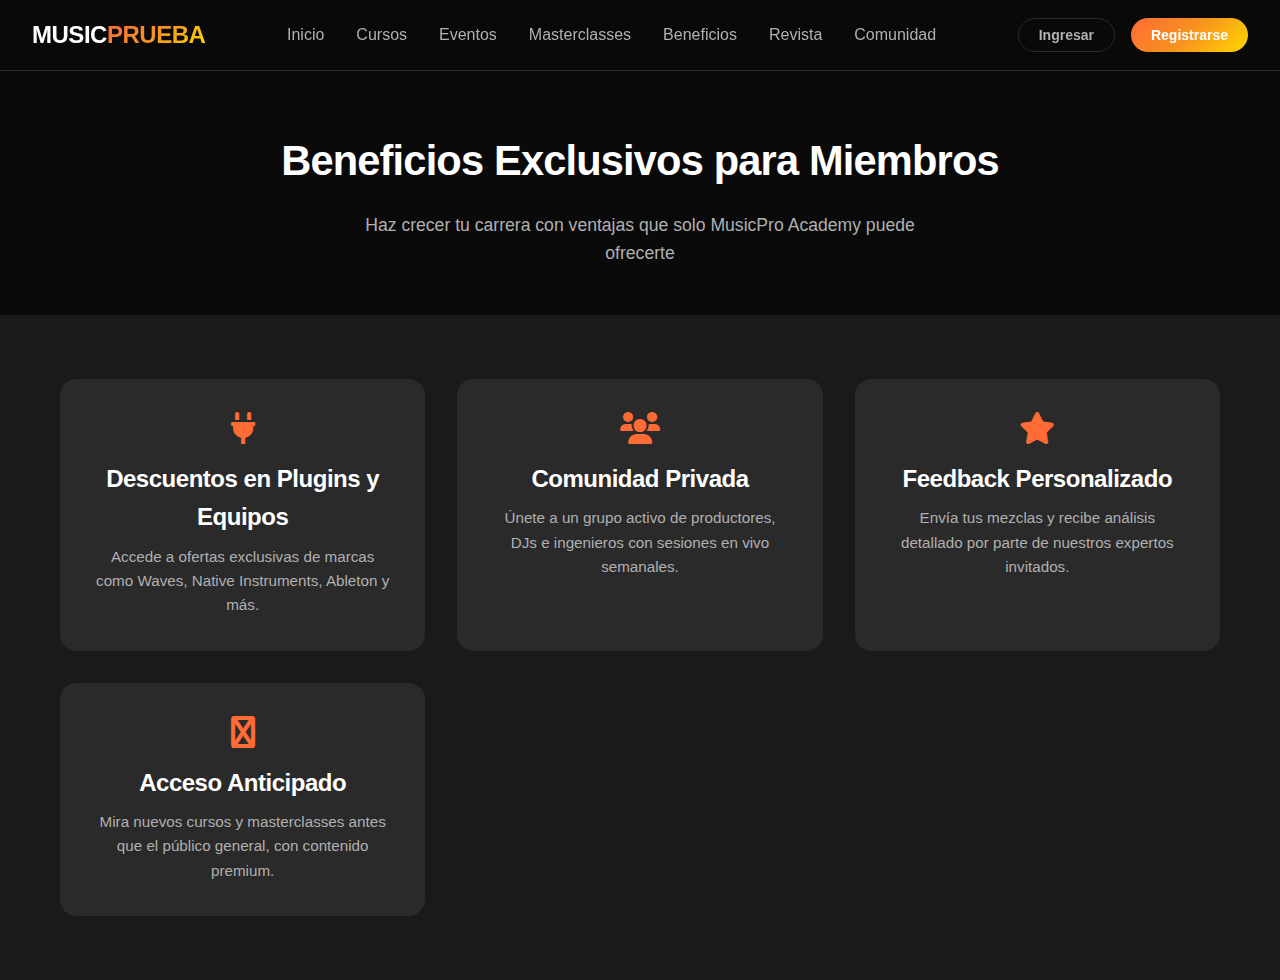
<file: components-HTML/beneficios.html>
<!DOCTYPE html>
<html lang="es">
<head>
  <meta charset="UTF-8" />
  <meta name="viewport" content="width=device-width, initial-scale=1.0" />
  <title>Beneficios - MusicPro Academy</title>
  <link rel="stylesheet" href="style.css" />
  <link rel="stylesheet" href="beneficios.css" />
  <link href="https://cdnjs.cloudflare.com/ajax/libs/font-awesome/6.0.0/css/all.min.css" rel="stylesheet" />
</head>
<body>

  <!-- Encabezado -->
  <header class="navbar">
    <div class="nav-container">
      <div class="nav-logo">
        <h2>MUSIC<span class="accent">PRUEBA</span></h2>
      </div>
      <nav class="nav-menu">
        <a href="index.html" class="nav-link">Inicio</a>
        <a href="cursos.html" class="nav-link">Cursos</a>
        <a href="eventos.html" class="nav-link">Eventos</a>
        <a href="masterclass.html" class="nav-link">Masterclasses</a>
        <a href="beneficios.html" class="nav-link active">Beneficios</a>
        <a href="revista.html" class="nav-link">Revista</a>
        <a href="comunidad.html" class="nav-link">Comunidad</a>
      </nav>
      <div class="nav-auth">
        <button class="btn-login">Ingresar</button>
        <button class="btn-register">Registrarse</button>
      </div>
    </div>
  </header>

  <!-- Hero -->
  <section class="benefits-hero">
    <div class="container">
      <h1>Beneficios Exclusivos para Miembros</h1>
      <p>Haz crecer tu carrera con ventajas que solo MusicPro Academy puede ofrecerte</p>
    </div>
  </section>

  <!-- Lista de beneficios -->
  <section class="benefits-list">
    <div class="container">
      <div class="benefit-grid">

        <div class="benefit-card">
          <i class="fas fa-plug"></i>
          <h3>Descuentos en Plugins y Equipos</h3>
          <p>Accede a ofertas exclusivas de marcas como Waves, Native Instruments, Ableton y más.</p>
        </div>

        <div class="benefit-card">
          <i class="fas fa-users"></i>
          <h3>Comunidad Privada</h3>
          <p>Únete a un grupo activo de productores, DJs e ingenieros con sesiones en vivo semanales.</p>
        </div>

        <div class="benefit-card">
          <i class="fas fa-star"></i>
          <h3>Feedback Personalizado</h3>
          <p>Envía tus mezclas y recibe análisis detallado por parte de nuestros expertos invitados.</p>
        </div>

        <div class="benefit-card">
          <i class="fas fa-earlybirds"></i>
          <h3>Acceso Anticipado</h3>
          <p>Mira nuevos cursos y masterclasses antes que el público general, con contenido premium.</p>
        </div>

      </div>
    </div>
  </section>

</body>
</html>
</file>
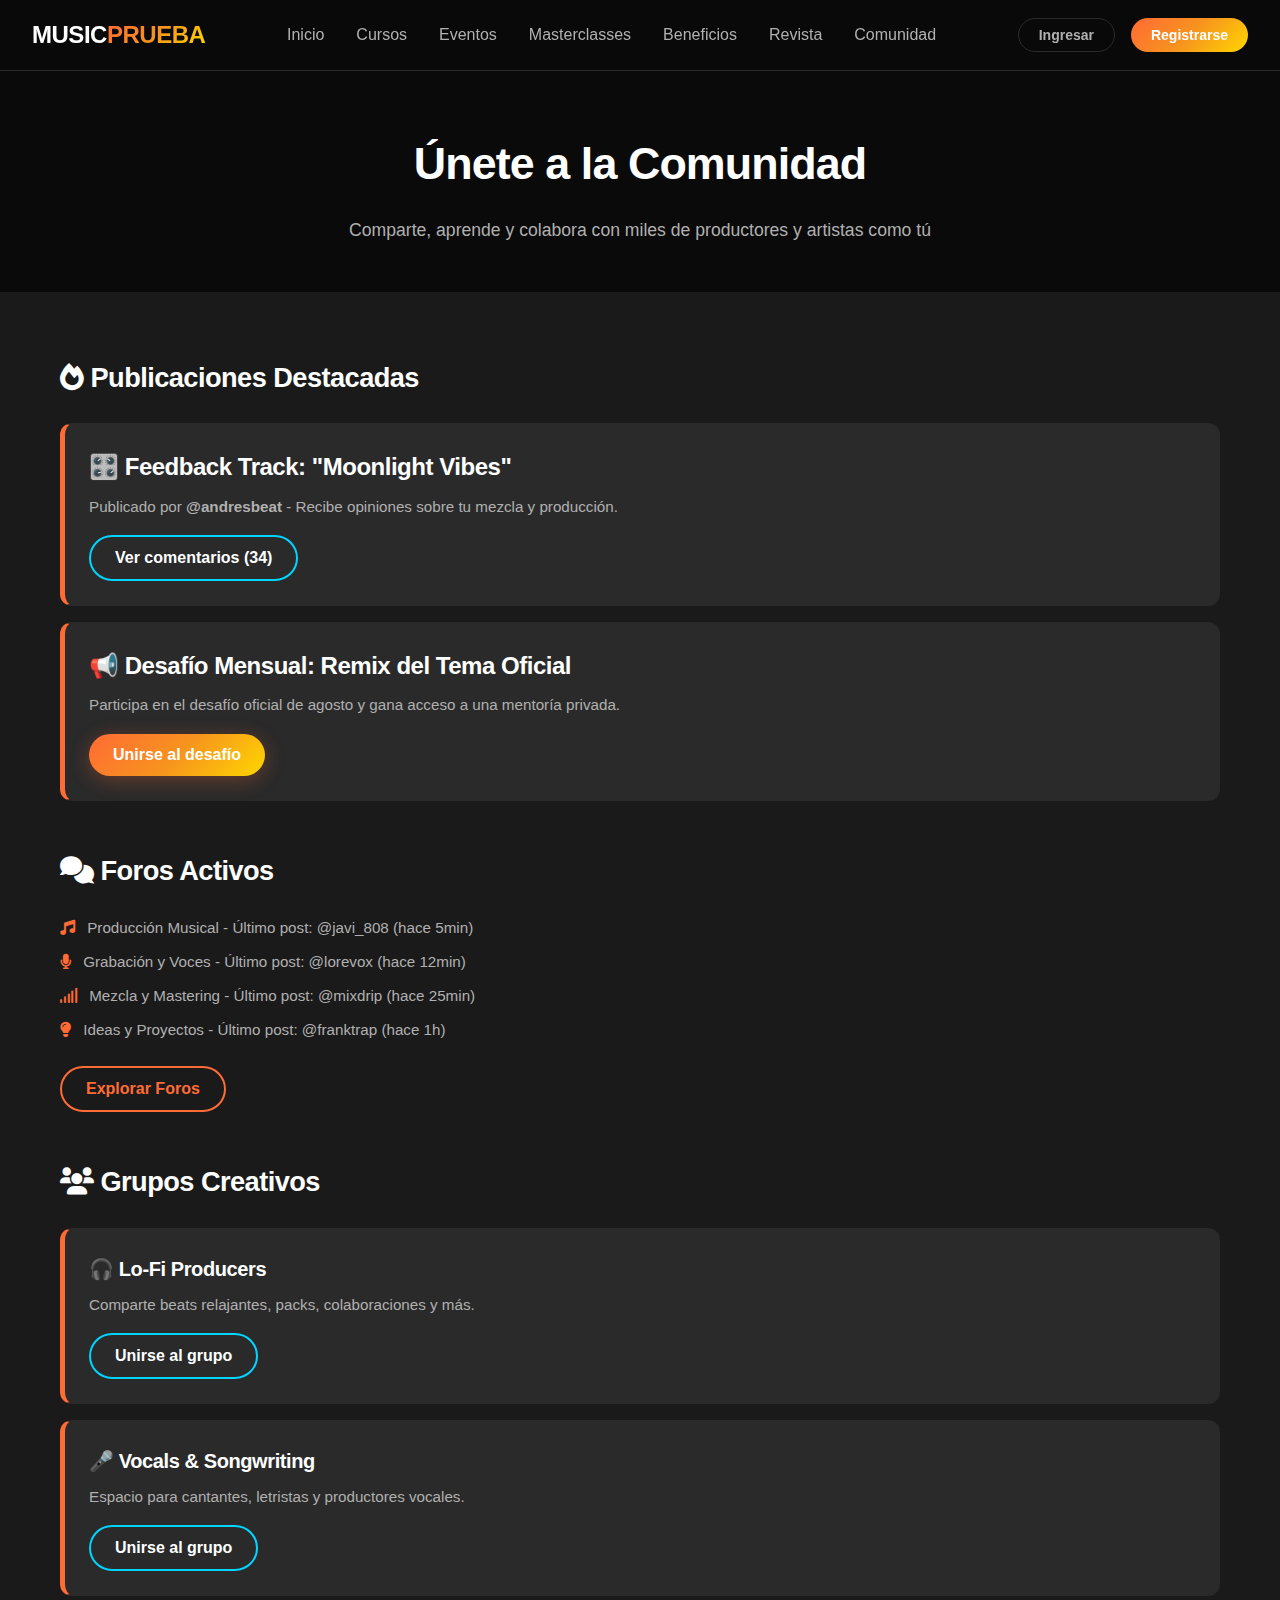
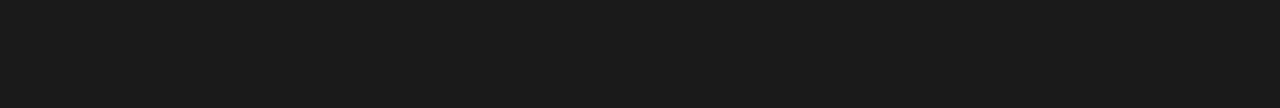
<file: components-HTML/comunidad.html>
<!DOCTYPE html>
<html lang="es">
<head>
  <meta charset="UTF-8" />
  <meta name="viewport" content="width=device-width, initial-scale=1.0" />
  <title>Comunidad - MusicPro Academy</title>
  <link rel="stylesheet" href="style.css" />
  <link rel="stylesheet" href="comunidad.css" />
  <link href="https://cdnjs.cloudflare.com/ajax/libs/font-awesome/6.0.0/css/all.min.css" rel="stylesheet" />
</head>
<body>

  <!-- Encabezado -->
  <header class="navbar">
    <div class="nav-container">
      <div class="nav-logo">
        <h2>MUSIC<span class="accent">PRUEBA</span></h2>
      </div>
      <nav class="nav-menu">
        <a href="index.html" class="nav-link">Inicio</a>
        <a href="cursos.html" class="nav-link">Cursos</a>
        <a href="eventos.html" class="nav-link">Eventos</a>
        <a href="masterclasses.html" class="nav-link">Masterclasses</a>
        <a href="beneficios.html" class="nav-link">Beneficios</a>
        <a href="revista.html" class="nav-link">Revista</a>
        <a href="comunidad.html" class="nav-link active">Comunidad</a>
      </nav>
      <div class="nav-auth">
        <button class="btn-login">Ingresar</button>
        <button class="btn-register">Registrarse</button>
      </div>
    </div>
  </header>

  <!-- Hero Comunidad -->
  <section class="community-hero">
    <div class="container">
      <h1>Únete a la Comunidad</h1>
      <p>Comparte, aprende y colabora con miles de productores y artistas como tú</p>
    </div>
  </section>

  <!-- Sección Comunidad -->
  <section class="community-section">
    <div class="container">

      <!-- Publicaciones destacadas -->
      <div class="community-block">
        <h2><i class="fas fa-fire"></i> Publicaciones Destacadas</h2>
        <div class="post-card">
          <h3>🎛️ Feedback Track: "Moonlight Vibes"</h3>
          <p>Publicado por <strong>@andresbeat</strong> - Recibe opiniones sobre tu mezcla y producción.</p>
          <button class="btn-secondary small">Ver comentarios (34)</button>
        </div>
        <div class="post-card">
          <h3>📢 Desafío Mensual: Remix del Tema Oficial</h3>
          <p>Participa en el desafío oficial de agosto y gana acceso a una mentoría privada.</p>
          <button class="btn-primary small">Unirse al desafío</button>
        </div>
      </div>

      <!-- Foros activos -->
      <div class="community-block">
        <h2><i class="fas fa-comments"></i> Foros Activos</h2>
        <ul class="forum-list">
          <li><i class="fas fa-music"></i> Producción Musical - Último post: @javi_808 (hace 5min)</li>
          <li><i class="fas fa-microphone"></i> Grabación y Voces - Último post: @lorevox (hace 12min)</li>
          <li><i class="fas fa-signal"></i> Mezcla y Mastering - Último post: @mixdrip (hace 25min)</li>
          <li><i class="fas fa-lightbulb"></i> Ideas y Proyectos - Último post: @franktrap (hace 1h)</li>
        </ul>
        <button class="btn-outline small">Explorar Foros</button>
      </div>

      <!-- Grupos creativos -->
      <div class="community-block">
        <h2><i class="fas fa-users"></i> Grupos Creativos</h2>
        <div class="group-card">
          <h4>🎧 Lo-Fi Producers</h4>
          <p>Comparte beats relajantes, packs, colaboraciones y más.</p>
          <button class="btn-secondary small">Unirse al grupo</button>
        </div>
        <div class="group-card">
          <h4>🎤 Vocals & Songwriting</h4>
          <p>Espacio para cantantes, letristas y productores vocales.</p>
          <button class="btn-secondary small">Unirse al grupo</button>
        </div>
      </div>

    </div>
  </section>

</body>
</html>
</file>
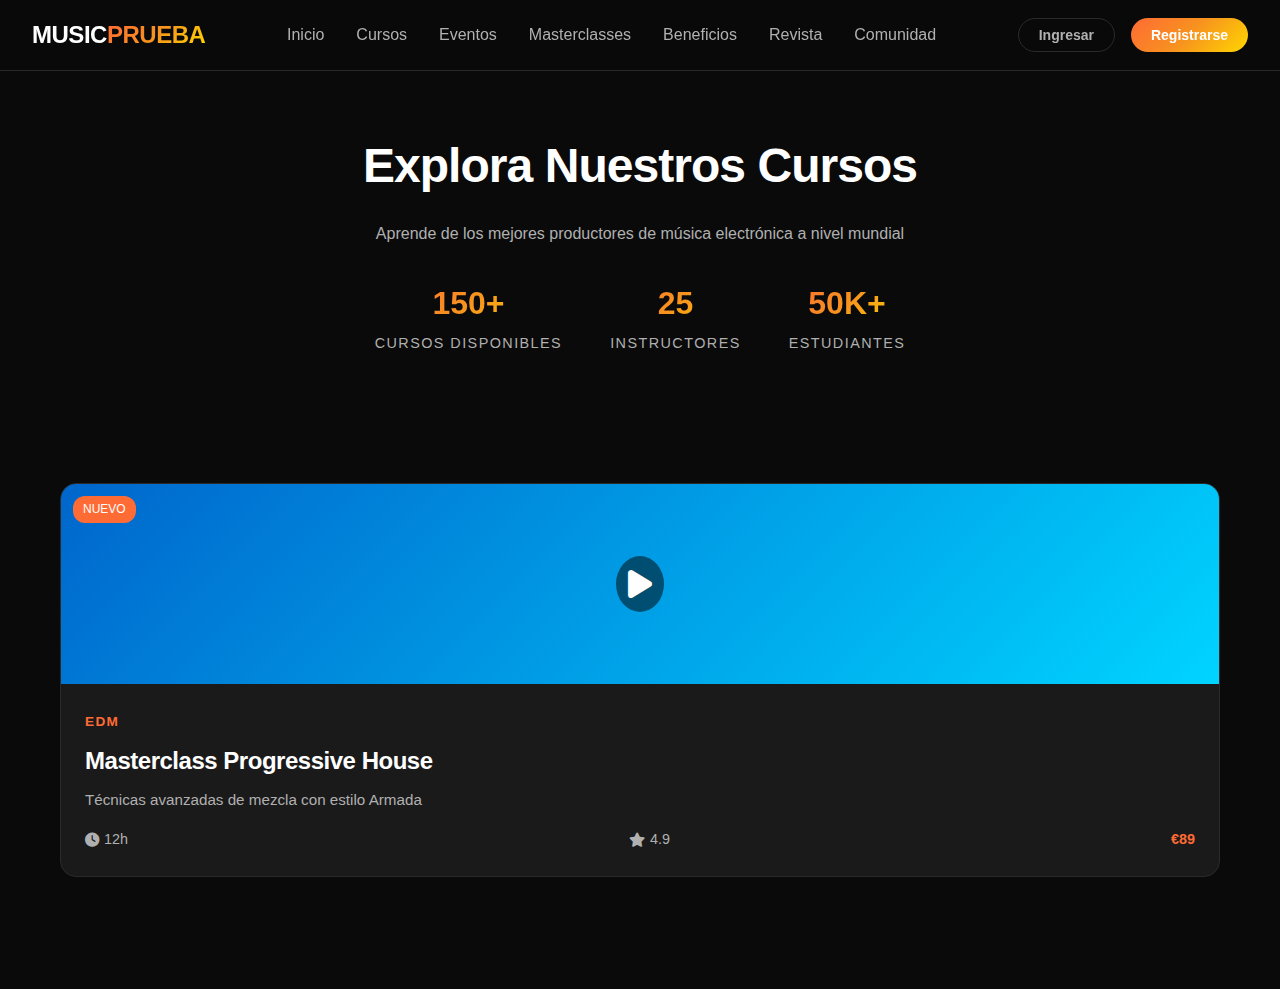
<file: components-HTML/cursos.html>
<!DOCTYPE html>
<html lang="es">
<head>
  <meta charset="UTF-8">
  <meta name="viewport" content="width=device-width, initial-scale=1.0">
  <title>Cursos - MusicPro Academy</title>
  <link rel="stylesheet" href="style.css"> <!-- Estilos base con encabezado -->
  <link rel="stylesheet" href="cursos.css"> <!-- Estilos específicos de esta vista -->
  <link href="https://cdnjs.cloudflare.com/ajax/libs/font-awesome/6.0.0/css/all.min.css" rel="stylesheet">
</head>
<body>

  <!-- Encabezado global (NO SE TOCA) -->
  <header class="navbar">
    <div class="nav-container">
      <div class="nav-logo">
        <h2>MUSIC<span class="accent">PRUEBA</span></h2>
      </div>
      <nav class="nav-menu">
        <a href="index.html" class="nav-link">Inicio</a>
        <a href="cursos.html" class="nav-link active">Cursos</a>
        <a href="eventos.html" class="nav-link">Eventos</a>
        <a href="masterClass.html" class="nav-link">Masterclasses</a>
        <a href="beneficios.html" class="nav-link">Beneficios</a>
        <a href="revista.html" class="nav-link">Revista</a>
        <a href="comunidad.html" class="nav-link">Comunidad</a>
      </nav>
      <div class="nav-auth">
        <button class="btn-login">Ingresar</button>
        <button class="btn-register">Registrarse</button>
      </div>
    </div>
  </header>

  <!-- Hero de Cursos -->
  <section class="courses-hero">
    <div class="container">
      <div class="courses-hero-content">
        <h1>Explora Nuestros Cursos</h1>
        <p>Aprende de los mejores productores de música electrónica a nivel mundial</p>
        <div class="hero-stats">
          <div class="stat-item">
            <span class="stat-number">150+</span>
            <span class="stat-label">Cursos Disponibles</span>
          </div>
          <div class="stat-item">
            <span class="stat-number">25</span>
            <span class="stat-label">Instructores</span>
          </div>
          <div class="stat-item">
            <span class="stat-number">50K+</span>
            <span class="stat-label">Estudiantes</span>
          </div>
        </div>
      </div>
    </div>
  </section>

  <!-- Lista de cursos -->
  <section class="courses-list">
    <div class="container">
      <div class="courses-grid">

        <div class="course-card">
          <div class="course-image">
            <span class="badge">NUEVO</span>
            <i class="fas fa-play play-icon"></i>
          </div>
          <div class="course-content">
            <span class="course-category">EDM</span>
            <h3>Masterclass Progressive House</h3>
            <p>Técnicas avanzadas de mezcla con estilo Armada</p>
            <div class="course-meta">
              <span><i class="fas fa-clock"></i> 12h</span>
              <span><i class="fas fa-star"></i> 4.9</span>
              <span class="price">€89</span>
            </div>
          </div>
        </div>

        <!-- Más tarjetas de cursos duplicadas aquí -->

      </div>
    </div>
  </section>

</body>
</html>
</file>
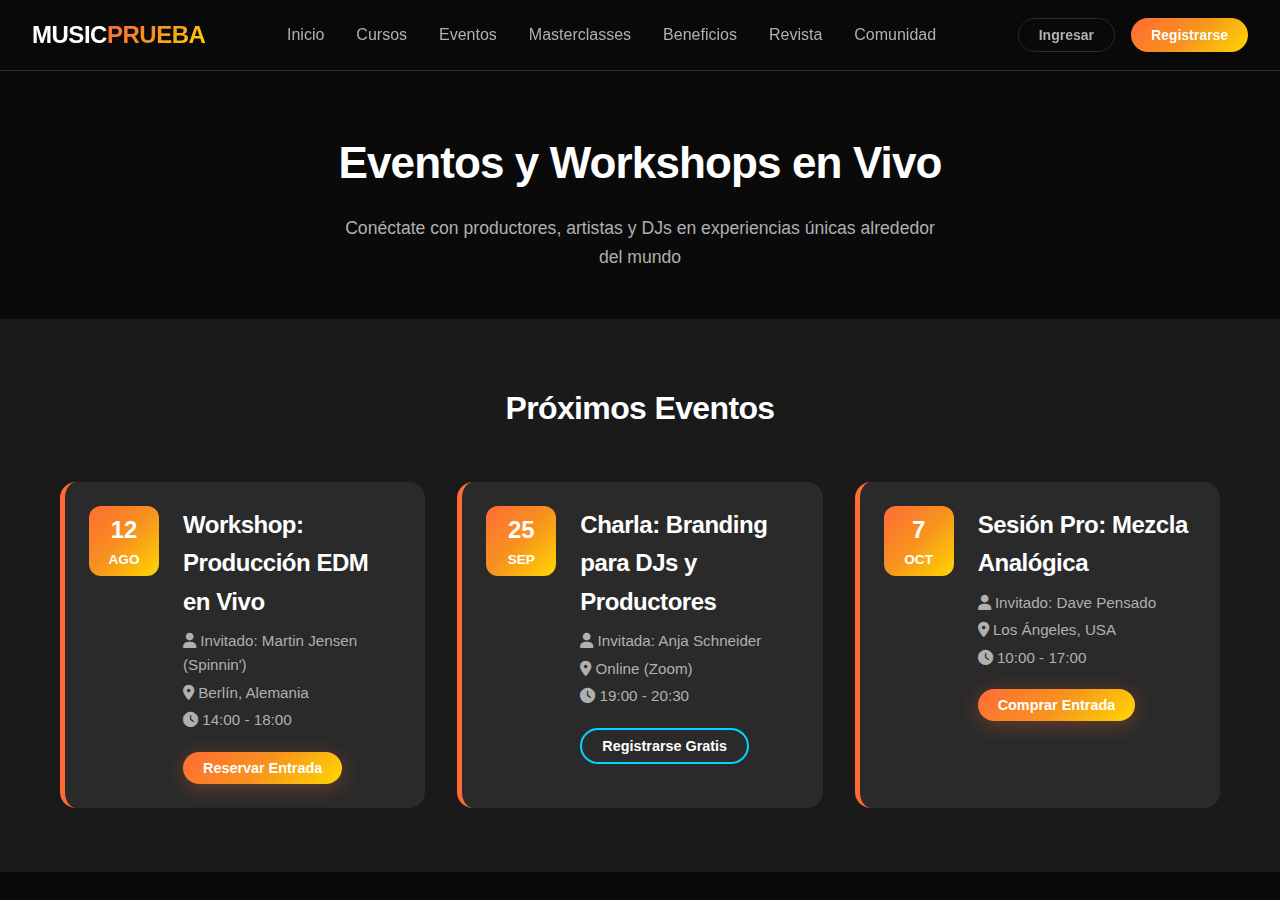
<file: components-HTML/eventos.html>
<!DOCTYPE html>
<html lang="es">
<head>
  <meta charset="UTF-8">
  <meta name="viewport" content="width=device-width, initial-scale=1.0">
  <title>Eventos - MusicPro Academy</title>
  <link rel="stylesheet" href="style.css">
  <link rel="stylesheet" href="eventos.css">
  <link href="https://cdnjs.cloudflare.com/ajax/libs/font-awesome/6.0.0/css/all.min.css" rel="stylesheet">
</head>
<body>

  <!-- Encabezado fijo -->
  <header class="navbar">
    <div class="nav-container">
      <div class="nav-logo">
        <h2>MUSIC<span class="accent">PRUEBA</span></h2>
      </div>
      <nav class="nav-menu">
        <a href="index.html" class="nav-link">Inicio</a>
        <a href="cursos.html" class="nav-link">Cursos</a>
        <a href="eventos.html" class="nav-link active">Eventos</a>
        <a href="masterClass.html" class="nav-link">Masterclasses</a>
        <a href="beneficios.html" class="nav-link">Beneficios</a>
        <a href="revista.html" class="nav-link">Revista</a>
        <a href="comunidad.html" class="nav-link">Comunidad</a>
      </nav>
      <div class="nav-auth">
        <button class="btn-login">Ingresar</button>
        <button class="btn-register">Registrarse</button>
      </div>
    </div>
  </header>

  <!-- Hero -->
  <section class="events-hero">
    <div class="container">
      <h1>Eventos y Workshops en Vivo</h1>
      <p>Conéctate con productores, artistas y DJs en experiencias únicas alrededor del mundo</p>
    </div>
  </section>

  <!-- Lista de eventos -->
  <section class="events-list">
    <div class="container">
      <h2 class="section-title">Próximos Eventos</h2>
      <div class="events-grid">

        <!-- Evento 1 -->
        <div class="event-card">
          <div class="event-date">
            <span class="day">12</span>
            <span class="month">AGO</span>
          </div>
          <div class="event-details">
            <h3>Workshop: Producción EDM en Vivo</h3>
            <p><i class="fas fa-user"></i> Invitado: Martin Jensen (Spinnin')</p>
            <p><i class="fas fa-map-marker-alt"></i> Berlín, Alemania</p>
            <p><i class="fas fa-clock"></i> 14:00 - 18:00</p>
            <button class="btn-primary small">Reservar Entrada</button>
          </div>
        </div>

        <!-- Evento 2 -->
        <div class="event-card">
          <div class="event-date">
            <span class="day">25</span>
            <span class="month">SEP</span>
          </div>
          <div class="event-details">
            <h3>Charla: Branding para DJs y Productores</h3>
            <p><i class="fas fa-user"></i> Invitada: Anja Schneider</p>
            <p><i class="fas fa-map-marker-alt"></i> Online (Zoom)</p>
            <p><i class="fas fa-clock"></i> 19:00 - 20:30</p>
            <button class="btn-secondary small">Registrarse Gratis</button>
          </div>
        </div>

        <!-- Evento 3 -->
        <div class="event-card">
          <div class="event-date">
            <span class="day">7</span>
            <span class="month">OCT</span>
          </div>
          <div class="event-details">
            <h3>Sesión Pro: Mezcla Analógica</h3>
            <p><i class="fas fa-user"></i> Invitado: Dave Pensado</p>
            <p><i class="fas fa-map-marker-alt"></i> Los Ángeles, USA</p>
            <p><i class="fas fa-clock"></i> 10:00 - 17:00</p>
            <button class="btn-primary small">Comprar Entrada</button>
          </div>
        </div>

      </div>
    </div>
  </section>

</body>
</html>
</file>
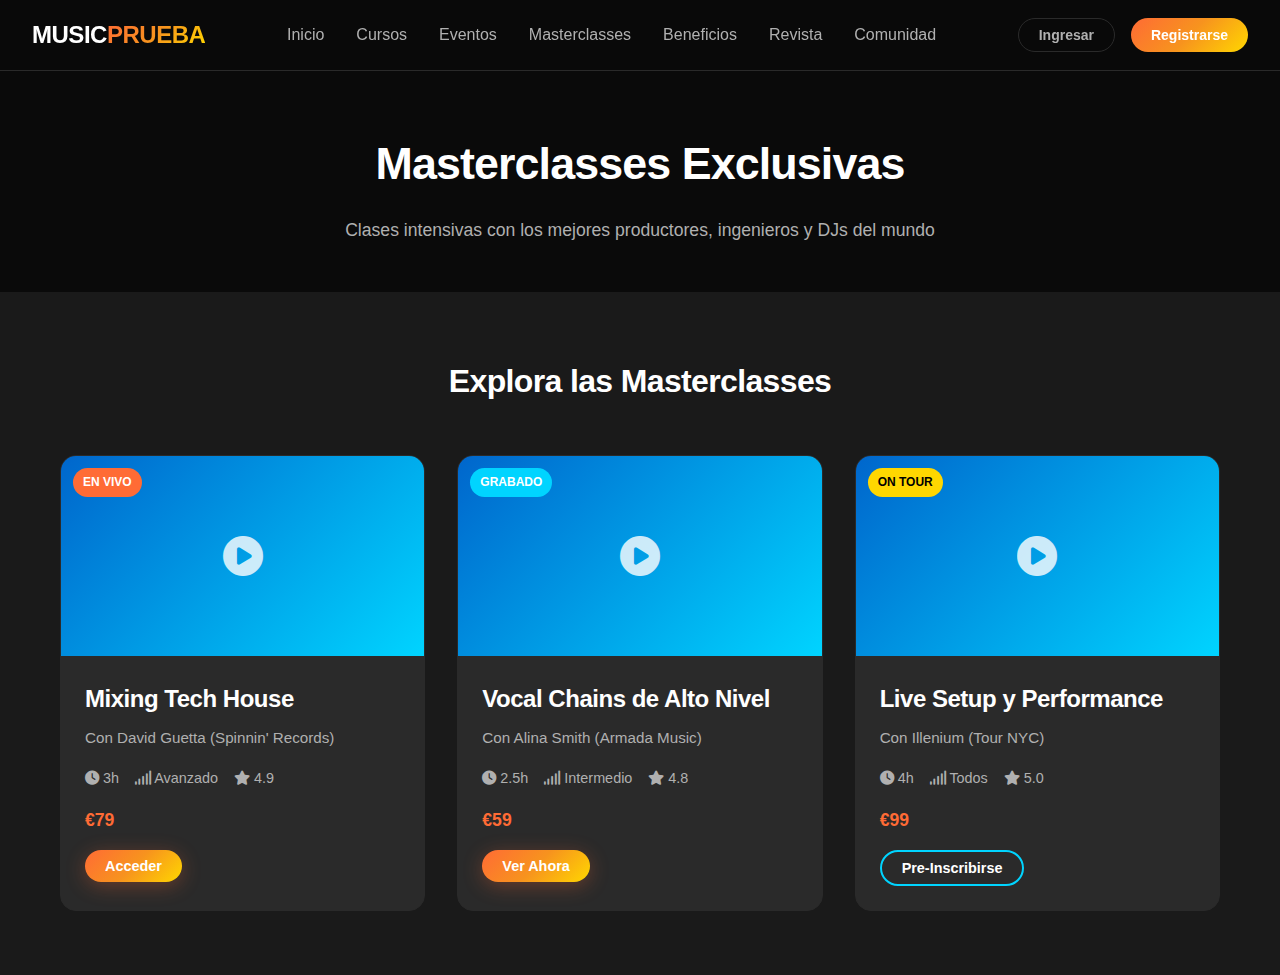
<file: components-HTML/masterClass.html>
<!DOCTYPE html>
<html lang="es">
<head>
  <meta charset="UTF-8" />
  <meta name="viewport" content="width=device-width, initial-scale=1.0" />
  <title>Masterclasses - MusicPro Academy</title>
  <link rel="stylesheet" href="style.css" />
  <link rel="stylesheet" href="masterClass.css" />
  <link href="https://cdnjs.cloudflare.com/ajax/libs/font-awesome/6.0.0/css/all.min.css" rel="stylesheet" />
</head>
<body>

  <!-- Header -->
  <header class="navbar">
    <div class="nav-container">
      <div class="nav-logo">
        <h2>MUSIC<span class="accent">PRUEBA</span></h2>
      </div>
      <nav class="nav-menu">
        <a href="index.html" class="nav-link">Inicio</a>
        <a href="cursos.html" class="nav-link">Cursos</a>
        <a href="eventos.html" class="nav-link">Eventos</a>
        <a href="masterClass.html" class="nav-link active">Masterclasses</a>
        <a href="beneficios.html" class="nav-link">Beneficios</a>
        <a href="revista.html" class="nav-link">Revista</a>
        <a href="comunidad.html" class="nav-link">Comunidad</a>
      </nav>
      <div class="nav-auth">
        <button class="btn-login">Ingresar</button>
        <button class="btn-register">Registrarse</button>
      </div>
    </div>
  </header>

  <!-- Hero -->
  <section class="masterclass-hero">
    <div class="container">
      <h1>Masterclasses Exclusivas</h1>
      <p>Clases intensivas con los mejores productores, ingenieros y DJs del mundo</p>
    </div>
  </section>

  <!-- Lista de masterclasses -->
  <section class="masterclass-list">
    <div class="container">
      <h2 class="section-title">Explora las Masterclasses</h2>
      <div class="masterclass-grid">

        <!-- Masterclass 1 -->
        <div class="masterclass-card">
          <div class="masterclass-image">
            <span class="tag live">EN VIVO</span>
            <i class="fas fa-play-circle play-icon"></i>
          </div>
          <div class="masterclass-content">
            <h3>Mixing Tech House</h3>
            <p>Con David Guetta (Spinnin' Records)</p>
            <div class="details">
              <span><i class="fas fa-clock"></i> 3h</span>
              <span><i class="fas fa-signal"></i> Avanzado</span>
              <span><i class="fas fa-star"></i> 4.9</span>
            </div>
            <div class="price">€79</div>
            <button class="btn-primary small">Acceder</button>
          </div>
        </div>

        <!-- Masterclass 2 -->
        <div class="masterclass-card">
          <div class="masterclass-image">
            <span class="tag on-demand">GRABADO</span>
            <i class="fas fa-play-circle play-icon"></i>
          </div>
          <div class="masterclass-content">
            <h3>Vocal Chains de Alto Nivel</h3>
            <p>Con Alina Smith (Armada Music)</p>
            <div class="details">
              <span><i class="fas fa-clock"></i> 2.5h</span>
              <span><i class="fas fa-signal"></i> Intermedio</span>
              <span><i class="fas fa-star"></i> 4.8</span>
            </div>
            <div class="price">€59</div>
            <button class="btn-primary small">Ver Ahora</button>
          </div>
        </div>

        <!-- Masterclass 3 -->
        <div class="masterclass-card">
          <div class="masterclass-image">
            <span class="tag tour">ON TOUR</span>
            <i class="fas fa-play-circle play-icon"></i>
          </div>
          <div class="masterclass-content">
            <h3>Live Setup y Performance</h3>
            <p>Con Illenium (Tour NYC)</p>
            <div class="details">
              <span><i class="fas fa-clock"></i> 4h</span>
              <span><i class="fas fa-signal"></i> Todos</span>
              <span><i class="fas fa-star"></i> 5.0</span>
            </div>
            <div class="price">€99</div>
            <button class="btn-secondary small">Pre-Inscribirse</button>
          </div>
        </div>

      </div>
    </div>
  </section>

</body>
</html>
</file>
<file: components-HTML/beneficios.css>
.benefits-hero {
  padding: 8rem 0 3rem;
  text-align: center;
  background: var(--dark-bg);
}

.benefits-hero h1 {
  font-size: 2.6rem;
  margin-bottom: 1rem;
}

.benefits-hero p {
  color: var(--text-secondary);
  font-size: 1.1rem;
  max-width: 600px;
  margin: 0 auto;
}

.benefits-list {
  padding: 4rem 0;
  background: var(--dark-card);
}

.benefit-grid {
  display: grid;
  grid-template-columns: repeat(auto-fit, minmax(280px, 1fr));
  gap: 2rem;
}

.benefit-card {
  background: var(--dark-secondary);
  border-radius: 16px;
  padding: 2rem;
  text-align: center;
  border: 1px solid var(--dark-secondary);
  transition: all 0.3s ease;
}

.benefit-card:hover {
  border-color: var(--primary-orange);
  transform: translateY(-5px);
}

.benefit-card i {
  font-size: 2rem;
  color: var(--primary-orange);
  margin-bottom: 1rem;
}

.benefit-card h3 {
  color: white;
  margin-bottom: 0.5rem;
}

.benefit-card p {
  color: var(--text-secondary);
  font-size: 0.95rem;
}
</file>
<file: components-HTML/comunidad.css>
.community-hero {
  padding: 8rem 0 3rem;
  text-align: center;
  background: var(--dark-bg);
}

.community-hero h1 {
  font-size: 2.8rem;
  margin-bottom: 1rem;
}

.community-hero p {
  color: var(--text-secondary);
  font-size: 1.1rem;
  max-width: 600px;
  margin: 0 auto;
}

.community-section {
  background: var(--dark-card);
  padding: 4rem 0;
}

.community-block {
  margin-bottom: 3rem;
}

.community-block h2 {
  color: white;
  margin-bottom: 1.5rem;
  font-size: 1.7rem;
}

.post-card,
.group-card {
  background: var(--dark-secondary);
  border: 1px solid var(--dark-secondary);
  border-left: 5px solid var(--primary-orange);
  padding: 1.5rem;
  border-radius: 12px;
  margin-bottom: 1rem;
  transition: all 0.3s ease;
}

.post-card:hover,
.group-card:hover {
  border-left-color: var(--accent-cyan);
  transform: translateY(-4px);
}

.post-card h3,
.group-card h4 {
  color: white;
  margin-bottom: 0.5rem;
}

.post-card p,
.group-card p {
  color: var(--text-secondary);
  font-size: 0.95rem;
  margin-bottom: 1rem;
}

.forum-list {
  list-style: none;
  padding: 0;
  margin-bottom: 1.5rem;
}

.forum-list li {
  color: var(--text-secondary);
  margin-bottom: 0.6rem;
  font-size: 0.95rem;
}

.forum-list i {
  color: var(--primary-orange);
  margin-right: 0.5rem;
}
</file>
<file: components-HTML/cursos.css>
.courses-hero {
  padding: 8rem 0 4rem;
  background: var(--dark-bg);
  text-align: center;
}

.courses-hero h1 {
  font-size: 3rem;
  margin-bottom: 1rem;
}

.courses-hero p {
  color: var(--text-secondary);
  max-width: 600px;
  margin: 0 auto 2rem;
}

.hero-stats {
  display: flex;
  justify-content: center;
  gap: 3rem;
  flex-wrap: wrap;
}

.stat-item {
  text-align: center;
}

.stat-number {
  font-size: 2rem;
  font-weight: bold;
  background: var(--gradient-primary);
  -webkit-background-clip: text;
  -webkit-text-fill-color: transparent;
}

.stat-label {
  font-size: 0.9rem;
  color: var(--text-secondary);
}

/* Lista de cursos */
.courses-list {
  background: var(--dark-bg);
  padding: 4rem 0;
}

.courses-grid {
  display: grid;
  grid-template-columns: repeat(auto-fit, minmax(320px, 1fr));
  gap: 2rem;
}

.course-card {
  background: var(--dark-card);
  border-radius: 16px;
  overflow: hidden;
  border: 1px solid var(--dark-secondary);
  transition: transform 0.3s ease;
}

.course-card:hover {
  transform: translateY(-8px);
  border-color: var(--primary-orange);
}

.course-image {
  height: 200px;
  background: var(--gradient-secondary);
  position: relative;
  display: flex;
  align-items: center;
  justify-content: center;
}

.course-image .badge {
  position: absolute;
  top: 12px;
  left: 12px;
  background: var(--primary-orange);
  color: white;
  font-size: 0.75rem;
  padding: 4px 10px;
  border-radius: 12px;
}

.play-icon {
  font-size: 2rem;
  color: white;
  background: rgba(0, 0, 0, 0.5);
  padding: 0.75rem;
  border-radius: 50%;
}

.course-content {
  padding: 1.5rem;
}

.course-category {
  font-size: 0.85rem;
  text-transform: uppercase;
  color: var(--primary-orange);
  font-weight: bold;
}

.course-content h3 {
  color: white;
  margin: 0.5rem 0;
}

.course-content p {
  color: var(--text-secondary);
  font-size: 0.95rem;
  margin-bottom: 1rem;
}

.course-meta {
  display: flex;
  justify-content: space-between;
  align-items: center;
  color: var(--text-secondary);
}

.course-meta .price {
  color: var(--primary-orange);
  font-weight: bold;
}
</file>
<file: components-HTML/eventos.css>
.events-hero {
  padding: 8rem 0 3rem;
  text-align: center;
  background: var(--dark-bg);
}

.events-hero h1 {
  font-size: 2.75rem;
  margin-bottom: 1rem;
}

.events-hero p {
  color: var(--text-secondary);
  font-size: 1.1rem;
  max-width: 600px;
  margin: 0 auto;
}

/* Lista de eventos */
.events-list {
  padding: 4rem 0;
  background: var(--dark-card);
}

.section-title {
  text-align: center;
  margin-bottom: 3rem;
  font-size: 2rem;
}

.events-grid {
  display: grid;
  gap: 2rem;
  grid-template-columns: repeat(auto-fit, minmax(350px, 1fr));
}

.event-card {
  display: flex;
  background: var(--dark-secondary);
  border-radius: 16px;
  padding: 1.5rem;
  gap: 1.5rem;
  border-left: 5px solid var(--primary-orange);
  transition: all 0.3s ease;
}

.event-card:hover {
  transform: translateY(-5px);
  border-color: var(--accent-cyan);
}

.event-date {
  background: var(--gradient-primary);
  color: white;
  width: 70px;
  height: 70px;
  border-radius: 12px;
  display: flex;
  flex-direction: column;
  align-items: center;
  justify-content: center;
  font-weight: bold;
  flex-shrink: 0;
}

.event-date .day {
  font-size: 1.5rem;
}

.event-date .month {
  font-size: 0.85rem;
}

.event-details h3 {
  color: white;
  margin-bottom: 0.5rem;
}

.event-details p {
  color: var(--text-secondary);
  margin: 0.2rem 0;
  font-size: 0.95rem;
}

.event-details .btn-primary,
.event-details .btn-secondary {
  margin-top: 1rem;
  padding: 8px 20px;
  font-size: 0.9rem;
  border-radius: 25px;
}
</file>
<file: components-HTML/masterClass.css>
.masterclass-hero {
  padding: 8rem 0 3rem;
  background: var(--dark-bg);
  text-align: center;
}

.masterclass-hero h1 {
  font-size: 2.8rem;
  margin-bottom: 1rem;
}

.masterclass-hero p {
  color: var(--text-secondary);
  font-size: 1.1rem;
  max-width: 600px;
  margin: 0 auto;
}

.masterclass-list {
  padding: 4rem 0;
  background: var(--dark-card);
}

.section-title {
  text-align: center;
  font-size: 2rem;
  margin-bottom: 3rem;
}

.masterclass-grid {
  display: grid;
  grid-template-columns: repeat(auto-fit, minmax(340px, 1fr));
  gap: 2rem;
}

.masterclass-card {
  background: var(--dark-secondary);
  border-radius: 16px;
  overflow: hidden;
  border: 1px solid var(--dark-secondary);
  transition: transform 0.3s ease;
}

.masterclass-card:hover {
  transform: translateY(-8px);
  border-color: var(--primary-orange);
}

.masterclass-image {
  height: 200px;
  background: var(--gradient-secondary);
  position: relative;
  display: flex;
  justify-content: center;
  align-items: center;
}

.masterclass-image .play-icon {
  font-size: 2.5rem;
  color: white;
  opacity: 0.8;
}

.masterclass-image .tag {
  position: absolute;
  top: 12px;
  left: 12px;
  background: var(--primary-orange);
  color: white;
  font-size: 0.75rem;
  padding: 5px 10px;
  border-radius: 15px;
  font-weight: bold;
}

.masterclass-image .tag.on-demand {
  background: var(--accent-cyan);
}

.masterclass-image .tag.tour {
  background: #ffd700;
  color: black;
}

.masterclass-content {
  padding: 1.5rem;
}

.masterclass-content h3 {
  color: white;
  margin-bottom: 0.5rem;
}

.masterclass-content p {
  color: var(--text-secondary);
  font-size: 0.95rem;
  margin-bottom: 1rem;
}

.details {
  display: flex;
  gap: 1rem;
  flex-wrap: wrap;
  font-size: 0.9rem;
  color: var(--text-secondary);
  margin-bottom: 1rem;
}

.price {
  font-size: 1.1rem;
  font-weight: bold;
  color: var(--primary-orange);
  margin-bottom: 1rem;
}

.btn-primary.small,
.btn-secondary.small {
  padding: 8px 20px;
  font-size: 0.9rem;
  border-radius: 25px;
}
</file>
<file: components-HTML/style.css>
/* Reset y configuración base */
* {
    margin: 0;
    padding: 0;
    box-sizing: border-box;
}

:root {
    /* Colores principales inspirados en Spinnin' Records y Armada */
    --primary-orange: #ff6b35;
    --primary-blue: #0066cc;
    --accent-cyan: #00d4ff;
    --dark-bg: #0a0a0a;
    --dark-card: #1a1a1a;
    --dark-secondary: #2a2a2a;
    --text-primary: #ffffff;
    --text-secondary: #b0b0b0;
    --gradient-primary: linear-gradient(135deg, #ff6b35 0%, #f7931e 50%, #ffd700 100%);
    --gradient-secondary: linear-gradient(135deg, #0066cc 0%, #00d4ff 100%);
    --gradient-dark: linear-gradient(135deg, #0a0a0a 0%, #1a1a1a 50%, #2a2a2a 100%);
}

body {
    font-family: 'Inter', -apple-system, BlinkMacSystemFont, sans-serif;
    background: var(--dark-bg);
    color: var(--text-primary);
    line-height: 1.6;
    overflow-x: hidden;
}

.container {
    max-width: 1200px;
    margin: 0 auto;
    padding: 0 20px;
}

/* Tipografía */
h1, h2, h3, h4 {
    font-weight: 700;
    letter-spacing: -0.02em;
}

h1 { font-size: clamp(2.5rem, 5vw, 4rem); }
h2 { font-size: clamp(2rem, 4vw, 3rem); }
h3 { font-size: 1.5rem; }
h4 { font-size: 1.25rem; }

/* Botones */
.btn-primary, .btn-secondary, .btn-outline, .btn-login, .btn-register {
    border: none;
    border-radius: 50px;
    cursor: pointer;
    font-weight: 600;
    transition: all 0.3s ease;
    display: inline-flex;
    align-items: center;
    gap: 8px;
    text-decoration: none;
    font-size: 16px;
    padding: 12px 24px;
}

.btn-primary {
    background: var(--gradient-primary);
    color: white;
    box-shadow: 0 4px 20px rgba(255, 107, 53, 0.3);
}

.btn-primary:hover {
    transform: translateY(-2px);
    box-shadow: 0 8px 30px rgba(255, 107, 53, 0.4);
}

.btn-secondary {
    background: transparent;
    color: var(--text-primary);
    border: 2px solid var(--accent-cyan);
}

.btn-secondary:hover {
    background: var(--accent-cyan);
    color: var(--dark-bg);
    transform: translateY(-2px);
}

.btn-outline {
    background: transparent;
    color: var(--primary-orange);
    border: 2px solid var(--primary-orange);
}

.btn-outline:hover {
    background: var(--primary-orange);
    color: white;
}

.btn-login, .btn-register {
    padding: 8px 20px;
    font-size: 14px;
}

.btn-login {
    background: transparent;
    color: var(--text-secondary);
    border: 1px solid var(--dark-secondary);
}

.btn-register {
    background: var(--gradient-primary);
    color: white;
}

.large {
    padding: 16px 32px;
    font-size: 18px;
}

/* Header/Navbar */
.navbar {
    position: fixed;
    top: 0;
    width: 100%;
    background: rgba(10, 10, 10, 0.95);
    backdrop-filter: blur(10px);
    border-bottom: 1px solid var(--dark-secondary);
    z-index: 1000;
    transition: all 0.3s ease;
}

.nav-container {
    display: flex;
    justify-content: space-between;
    align-items: center;
    padding: 1rem 2rem;
    max-width: 1400px;
    margin: 0 auto;
}

.nav-logo h2 {
    font-size: 1.5rem;
    font-weight: 800;
    color: var(--text-primary);
}

.nav-logo .accent {
    background: var(--gradient-primary);
    -webkit-background-clip: text;
    -webkit-text-fill-color: transparent;
    background-clip: text;
}

.nav-menu {
    display: flex;
    gap: 2rem;
}

.nav-link {
    color: var(--text-secondary);
    text-decoration: none;
    font-weight: 500;
    transition: color 0.3s ease;
    position: relative;
}

.nav-link:hover {
    color: var(--text-primary);
}

.nav-link::after {
    content: '';
    position: absolute;
    bottom: -5px;
    left: 0;
    width: 0;
    height: 2px;
    background: var(--gradient-primary);
    transition: width 0.3s ease;
}

.nav-link:hover::after {
    width: 100%;
}

.nav-auth {
    display: flex;
    gap: 1rem;
}

.mobile-menu-toggle {
    display: none;
    color: var(--text-primary);
    font-size: 1.5rem;
    cursor: pointer;
}

/* Hero Section */
.hero {
    position: relative;
    min-height: 100vh;
    display: flex;
    align-items: center;
    overflow: hidden;
}

.hero-background {
    position: absolute;
    top: 0;
    left: 0;
    width: 100%;
    height: 100%;
    background: radial-gradient(ellipse at center, rgba(255, 107, 53, 0.1) 0%, transparent 50%),
                radial-gradient(ellipse at 80% 20%, rgba(0, 212, 255, 0.1) 0%, transparent 50%),
                var(--dark-bg);
    z-index: -2;
}

.hero-overlay {
    position: absolute;
    top: 0;
    left: 0;
    width: 100%;
    height: 100%;
    background: linear-gradient(135deg, rgba(10, 10, 10, 0.8) 0%, rgba(26, 26, 26, 0.6) 100%);
    z-index: -1;
}

.hero-content {
    max-width: 1200px;
    margin: 0 auto;
    padding: 0 2rem;
    text-align: center;
    position: relative;
    z-index: 2;
    margin-top: 80px;
}

.hero-title {
    margin-bottom: 1.5rem;
    line-height: 1.1;
}

.gradient-text {
    background: var(--gradient-primary);
    -webkit-background-clip: text;
    -webkit-text-fill-color: transparent;
    background-clip: text;
}

.hero-subtitle {
    font-size: 1.25rem;
    color: var(--text-secondary);
    margin-bottom: 3rem;
    max-width: 600px;
    margin-left: auto;
    margin-right: auto;
}

.hero-cta {
    display: flex;
    gap: 1.5rem;
    justify-content: center;
    margin-bottom: 4rem;
    flex-wrap: wrap;
}

.hero-stats {
    display: flex;
    justify-content: center;
    gap: 4rem;
    flex-wrap: wrap;
}

.stat-item {
    text-align: center;
}

.stat-number {
    display: block;
    font-size: 2.5rem;
    font-weight: 800;
    background: var(--gradient-primary);
    -webkit-background-clip: text;
    -webkit-text-fill-color: transparent;
    background-clip: text;
}

.stat-label {
    color: var(--text-secondary);
    font-size: 0.9rem;
    text-transform: uppercase;
    letter-spacing: 0.1em;
}

/* Elementos flotantes */
.floating-elements {
    position: absolute;
    top: 0;
    left: 0;
    width: 100%;
    height: 100%;
    pointer-events: none;
    z-index: 1;
}

.floating-note {
    position: absolute;
    font-size: 2rem;
    color: var(--primary-orange);
    opacity: 0.3;
    animation: float 6s ease-in-out infinite;
}

.note-1 {
    top: 20%;
    left: 10%;
    animation-delay: 0s;
}

.note-2 {
    top: 60%;
    right: 15%;
    animation-delay: 2s;
}

.note-3 {
    bottom: 30%;
    left: 20%;
    animation-delay: 4s;
}

@keyframes float {
    0%, 100% { transform: translateY(0px) rotate(0deg); }
    50% { transform: translateY(-20px) rotate(5deg); }
}

/* Secciones generales */
section {
    padding: 6rem 0;
    position: relative;
}

.section-header {
    text-align: center;
    margin-bottom: 4rem;
}

.section-header h2 {
    margin-bottom: 1rem;
}

.section-header p {
    color: var(--text-secondary);
    font-size: 1.1rem;
    max-width: 600px;
    margin: 0 auto;
}

/* Features Section */
.features {
    background: var(--dark-card);
    position: relative;
}

.features::before {
    content: '';
    position: absolute;
    top: 0;
    left: 0;
    width: 100%;
    height: 1px;
    background: linear-gradient(90deg, transparent, var(--primary-orange), transparent);
}

.features-grid {
    display: grid;
    grid-template-columns: repeat(auto-fit, minmax(280px, 1fr));
    gap: 2rem;
}

.feature-card {
    background: var(--dark-secondary);
    padding: 2.5rem 2rem;
    border-radius: 20px;
    text-align: center;
    transition: all 0.3s ease;
    border: 1px solid transparent;
    position: relative;
    overflow: hidden;
}

.feature-card::before {
    content: '';
    position: absolute;
    top: 0;
    left: 0;
    width: 100%;
    height: 100%;
    background: var(--gradient-primary);
    opacity: 0;
    transition: opacity 0.3s ease;
    z-index: -1;
}

.feature-card:hover {
    transform: translateY(-10px);
    border-color: var(--primary-orange);
}

.feature-card:hover::before {
    opacity: 0.1;
}

.feature-icon {
    width: 80px;
    height: 80px;
    margin: 0 auto 1.5rem;
    background: var(--gradient-primary);
    border-radius: 50%;
    display: flex;
    align-items: center;
    justify-content: center;
    font-size: 2rem;
    color: white;
}

.feature-card h3 {
    margin-bottom: 1rem;
    color: var(--text-primary);
}

.feature-card p {
    color: var(--text-secondary);
    line-height: 1.6;
}

/* Courses Section */
.courses-preview {
    background: var(--dark-bg);
}

.courses-grid {
    display: grid;
    grid-template-columns: repeat(auto-fit, minmax(350px, 1fr));
    gap: 2rem;
    margin-bottom: 3rem;
}

.course-card {
    background: var(--dark-card);
    border-radius: 20px;
    overflow: hidden;
    transition: all 0.3s ease;
    border: 1px solid var(--dark-secondary);
}

.course-card:hover {
    transform: translateY(-10px);
    box-shadow: 0 20px 40px rgba(0, 0, 0, 0.3);
    border-color: var(--primary-orange);
}

.course-card.featured {
    border: 2px solid var(--primary-orange);
    box-shadow: 0 10px 30px rgba(255, 107, 53, 0.2);
}

.course-image {
    height: 200px;
    background: var(--gradient-secondary);
    position: relative;
    display: flex;
    align-items: center;
    justify-content: center;
}

.course-badge {
    position: absolute;
    top: 15px;
    left: 15px;
    background: var(--primary-orange);
    color: white;
    padding: 5px 12px;
    border-radius: 20px;
    font-size: 0.8rem;
    font-weight: 600;
}

.play-button {
    width: 60px;
    height: 60px;
    background: rgba(255, 255, 255, 0.9);
    border-radius: 50%;
    display: flex;
    align-items: center;
    justify-content: center;
    font-size: 1.5rem;
    color: var(--dark-bg);
    cursor: pointer;
    transition: all 0.3s ease;
}

.play-button:hover {
    transform: scale(1.1);
    background: white;
}

.course-content {
    padding: 1.5rem;
}

.course-category {
    color: var(--primary-orange);
    font-size: 0.9rem;
    font-weight: 600;
    text-transform: uppercase;
    letter-spacing: 0.1em;
}

.course-content h3 {
    margin: 0.5rem 0 1rem;
    color: var(--text-primary);
}

.course-content p {
    color: var(--text-secondary);
    margin-bottom: 1.5rem;
}

.course-meta {
    display: flex;
    justify-content: space-between;
    align-items: center;
    flex-wrap: wrap;
    gap: 1rem;
    font-size: 0.9rem;
}

.course-meta span {
    color: var(--text-secondary);
    display: flex;
    align-items: center;
    gap: 5px;
}

.course-price {
    color: var(--primary-orange) !important;
    font-weight: 700;
    font-size: 1.1rem !important;
}

.courses-cta {
    text-align: center;
}

/* Testimonials */
.testimonials {
    background: var(--dark-card);
    position: relative;
}

.testimonials::before {
    content: '';
    position: absolute;
    top: 0;
    left: 0;
    width: 100%;
    height: 1px;
    background: linear-gradient(90deg, transparent, var(--accent-cyan), transparent);
}

.testimonials-slider {
    max-width: 800px;
    margin: 0 auto 2rem;
}

.testimonial-card {
    background: var(--dark-secondary);
    padding: 3rem 2rem;
    border-radius: 20px;
    text-align: center;
    display: none;
    border: 1px solid var(--dark-secondary);
}

.testimonial-card.active {
    display: block;
}

.testimonial-content p {
    font-size: 1.2rem;
    line-height: 1.6;
    color: var(--text-primary);
    margin-bottom: 2rem;
    font-style: italic;
}

.testimonial-author {
    display: flex;
    align-items: center;
    justify-content: center;
    gap: 1rem;
}

.author-avatar {
    width: 60px;
    height: 60px;
    background: var(--gradient-primary);
    border-radius: 50%;
}

.author-info {
    text-align: left;
}

.author-name {
    display: block;
    font-weight: 600;
    color: var(--text-primary);
}

.author-role {
    color: var(--text-secondary);
    font-size: 0.9rem;
}

.testimonial-dots {
    display: flex;
    justify-content: center;
    gap: 1rem;
}

.dot {
    width: 12px;
    height: 12px;
    border-radius: 50%;
    background: var(--dark-secondary);
    cursor: pointer;
    transition: all 0.3s ease;
}

.dot.active {
    background: var(--primary-orange);
}

/* CTA Section */
.cta-section {
    background: var(--gradient-dark);
    text-align: center;
    position: relative;
    overflow: hidden;
}

.cta-section::before {
    content: '';
    position: absolute;
    top: -50%;
    left: -50%;
    width: 200%;
    height: 200%;
    background: radial-gradient(circle, rgba(255, 107, 53, 0.1) 0%, transparent 50%);
    animation: rotate 20s linear infinite;
}

@keyframes rotate {
    from { transform: rotate(0deg); }
    to { transform: rotate(360deg); }
}

.cta-content {
    position: relative;
    z-index: 2;
}

.cta-content h2 {
    margin-bottom: 1rem;
}

.cta-content p {
    color: var(--text-secondary);
    font-size: 1.1rem;
    margin-bottom: 2rem;
}

.cta-buttons {
    display: flex;
    gap: 1.5rem;
    justify-content: center;
    flex-wrap: wrap;
}

/* Footer */
.footer {
    background: var(--dark-bg);
    border-top: 1px solid var(--dark-secondary);
    padding: 4rem 0 2rem;
}

.footer-content {
    display: grid;
    grid-template-columns: repeat(auto-fit, minmax(250px, 1fr));
    gap: 3rem;
    margin-bottom: 3rem;
}

.footer-section h3 {
    margin-bottom: 1rem;
    color: var(--text-primary);
}

.footer-section h3 .accent {
    background: var(--gradient-primary);
    -webkit-background-clip: text;
    -webkit-text-fill-color: transparent;
    background-clip: text;
}

.footer-section h4 {
    margin-bottom: 1rem;
    color: var(--text-primary);
    font-size: 1.1rem;
}

.footer-section p {
    color: var(--text-secondary);
    margin-bottom: 1.5rem;
}

.footer-section ul {
    list-style: none;
}

.footer-section ul li {
    margin-bottom: 0.5rem;
}

.footer-section ul li a {
    color: var(--text-secondary);
    text-decoration: none;
    transition: color 0.3s ease;
}

.footer-section ul li a:hover {
    color: var(--primary-orange);
}

.social-links {
    display: flex;
    gap: 1rem;
}

.social-links a {
    width: 40px;
    height: 40px;
    background: var(--dark-secondary);
    border-radius: 50%;
    display: flex;
    align-items: center;
    justify-content: center;
    color: var(--text-secondary);
    text-decoration: none;
    transition: all 0.3s ease;
}

.social-links a:hover {
    background: var(--primary-orange);
    color: white;
    transform: translateY(-2px);
}

.footer-bottom {
    border-top: 1px solid var(--dark-secondary);
    padding-top: 2rem;
    text-align: center;
    color: var(--text-secondary);
}

/* Responsive Design */
@media (max-width: 768px) {
    .nav-menu {
        display: none;
    }
    
    .mobile-menu-toggle {
        display: block;
    }
    
    .nav-auth {
        display: none;
    }
    
    .hero-cta {
        flex-direction: column;
        align-items: center;
    }
    
    .hero-stats {
        gap: 2rem;
    }
    
    .courses-grid {
        grid-template-columns: 1fr;
    }
    
    .cta-buttons {
        flex-direction: column;
        align-items: center;
    }
    
    .footer-content {
        grid-template-columns: 1fr;
        text-align: center;
    }
    
    .testimonial-author {
        flex-direction: column;
        text-align: center;
    }
    
    .author-info {
        text-align: center;
    }
}

@media (max-width: 480px) {
    .nav-container {
        padding: 1rem;
    }
    
    .hero-content {
        padding: 0 1rem;
    }
    
    .container {
        padding: 0 1rem;
    }
    
    .feature-card,
    .course-card {
        margin: 0 1rem;
    }
    
    section {
        padding: 4rem 0;
    }
}

/* Animaciones adicionales */
@keyframes fadeInUp {
    from {
        opacity: 0;
        transform: translateY(30px);
    }
    to {
        opacity: 1;
        transform: translateY(0);
    }
}

.feature-card,
.course-card,
.testimonial-card {
    animation: fadeInUp 0.6s ease-out;
}

/* Scrollbar personalizada */
::-webkit-scrollbar {
    width: 8px;
}

::-webkit-scrollbar-track {
    background: var(--dark-bg);
}

::-webkit-scrollbar-thumb {
    background: var(--primary-orange);
    border-radius: 4px;
}

::-webkit-scrollbar-thumb:hover {
    background: #ff8559;
}
</file>
